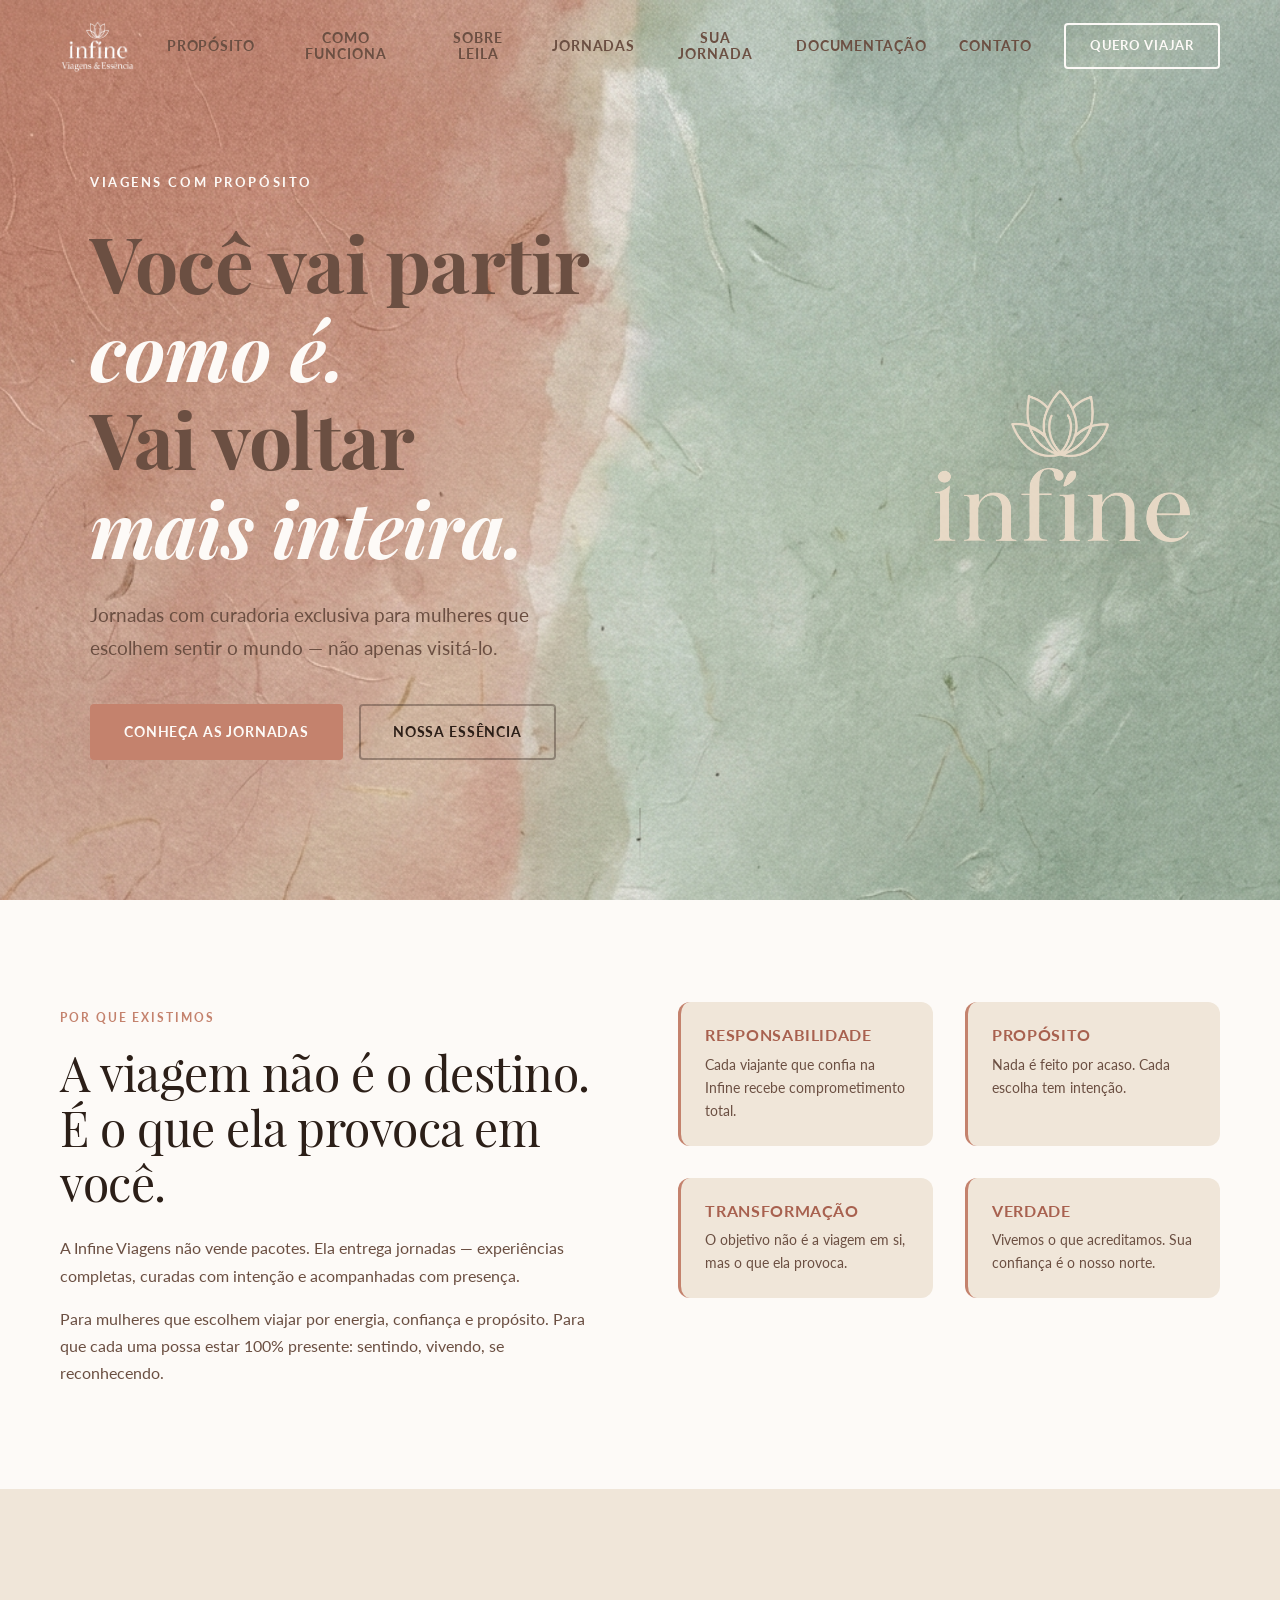
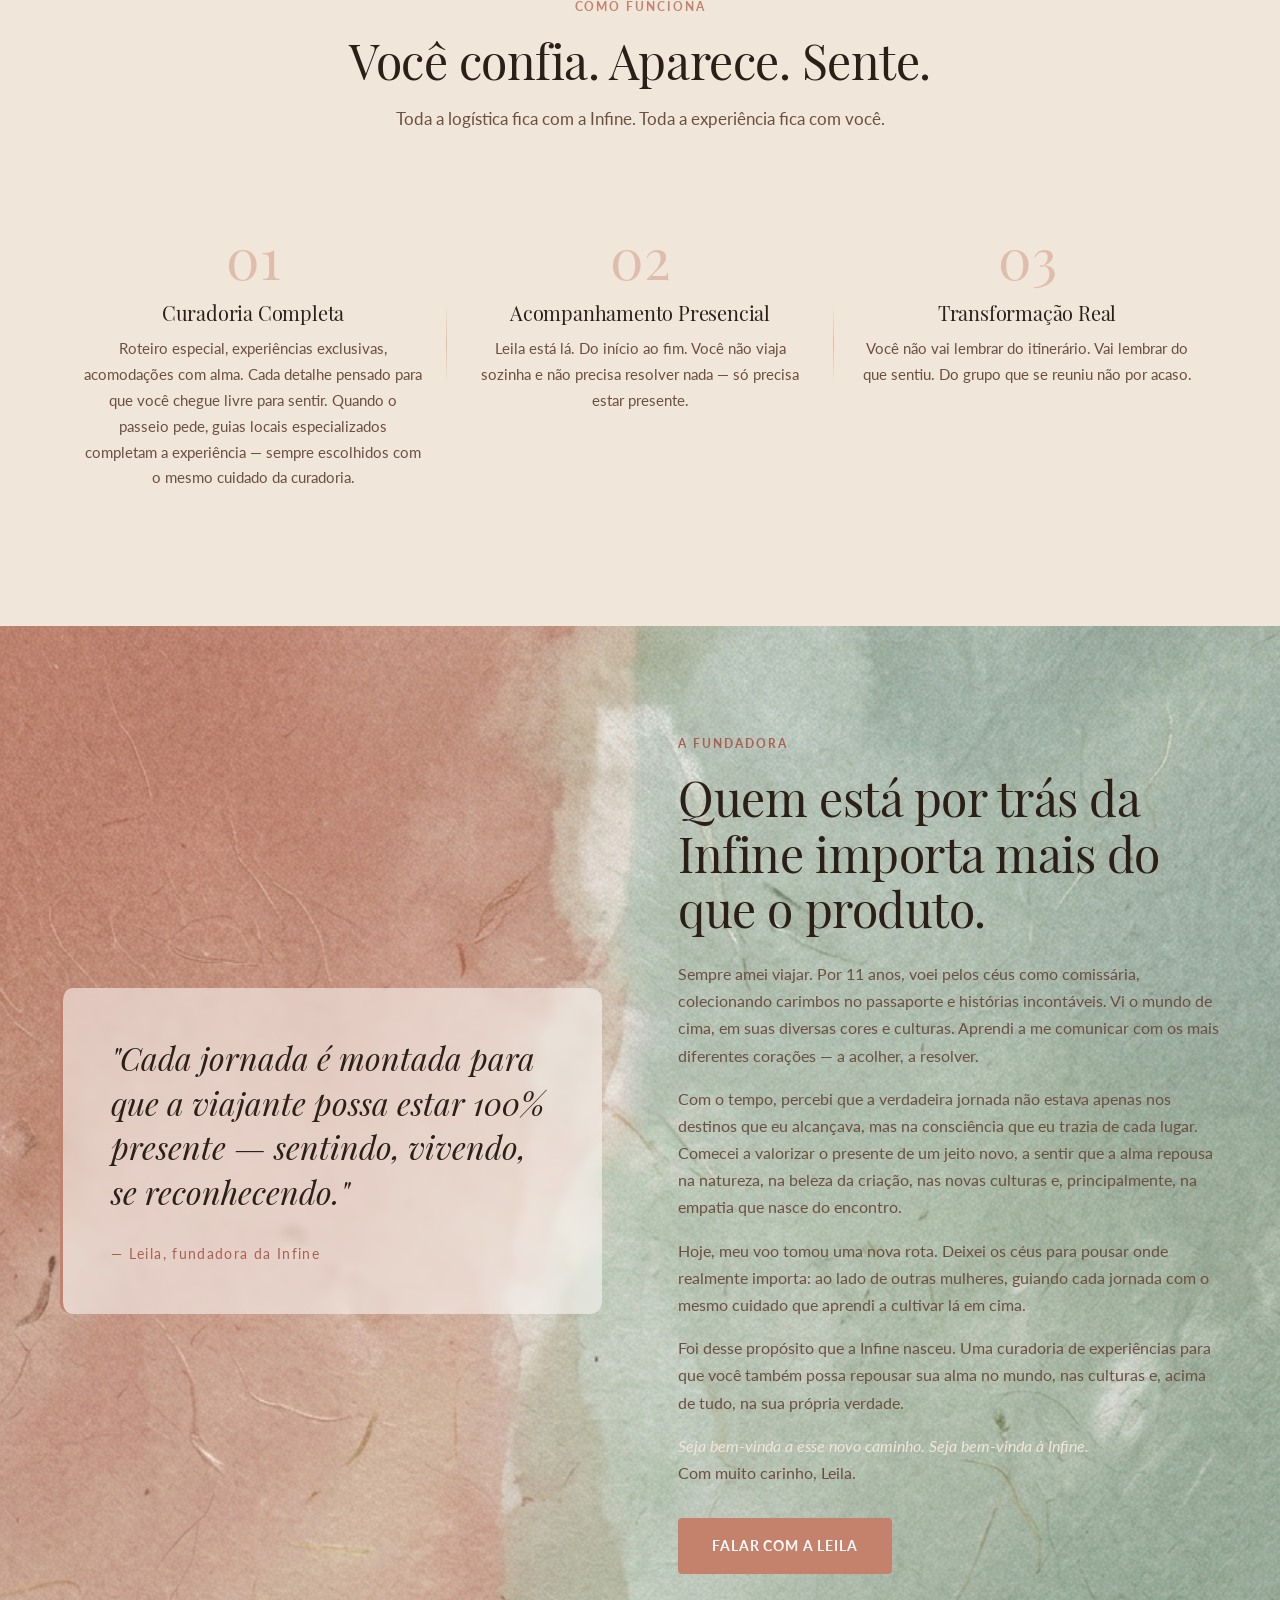
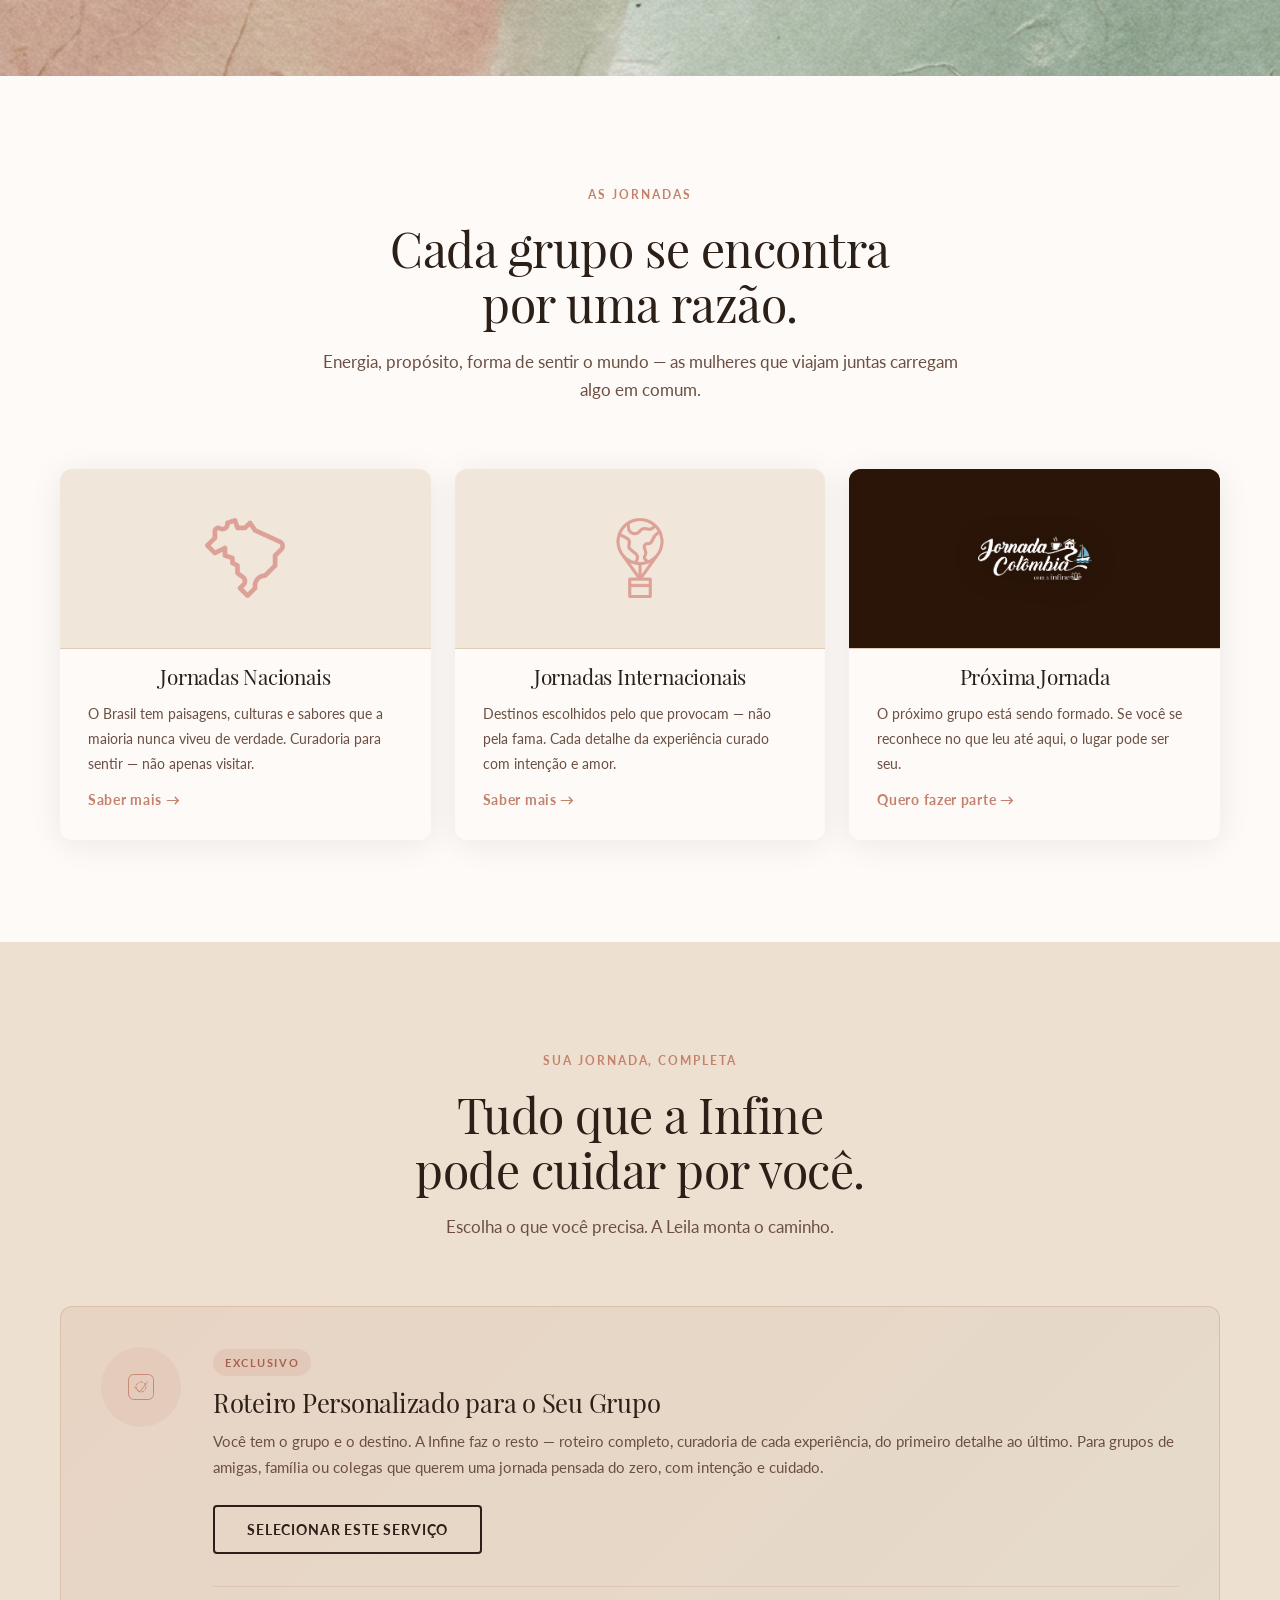
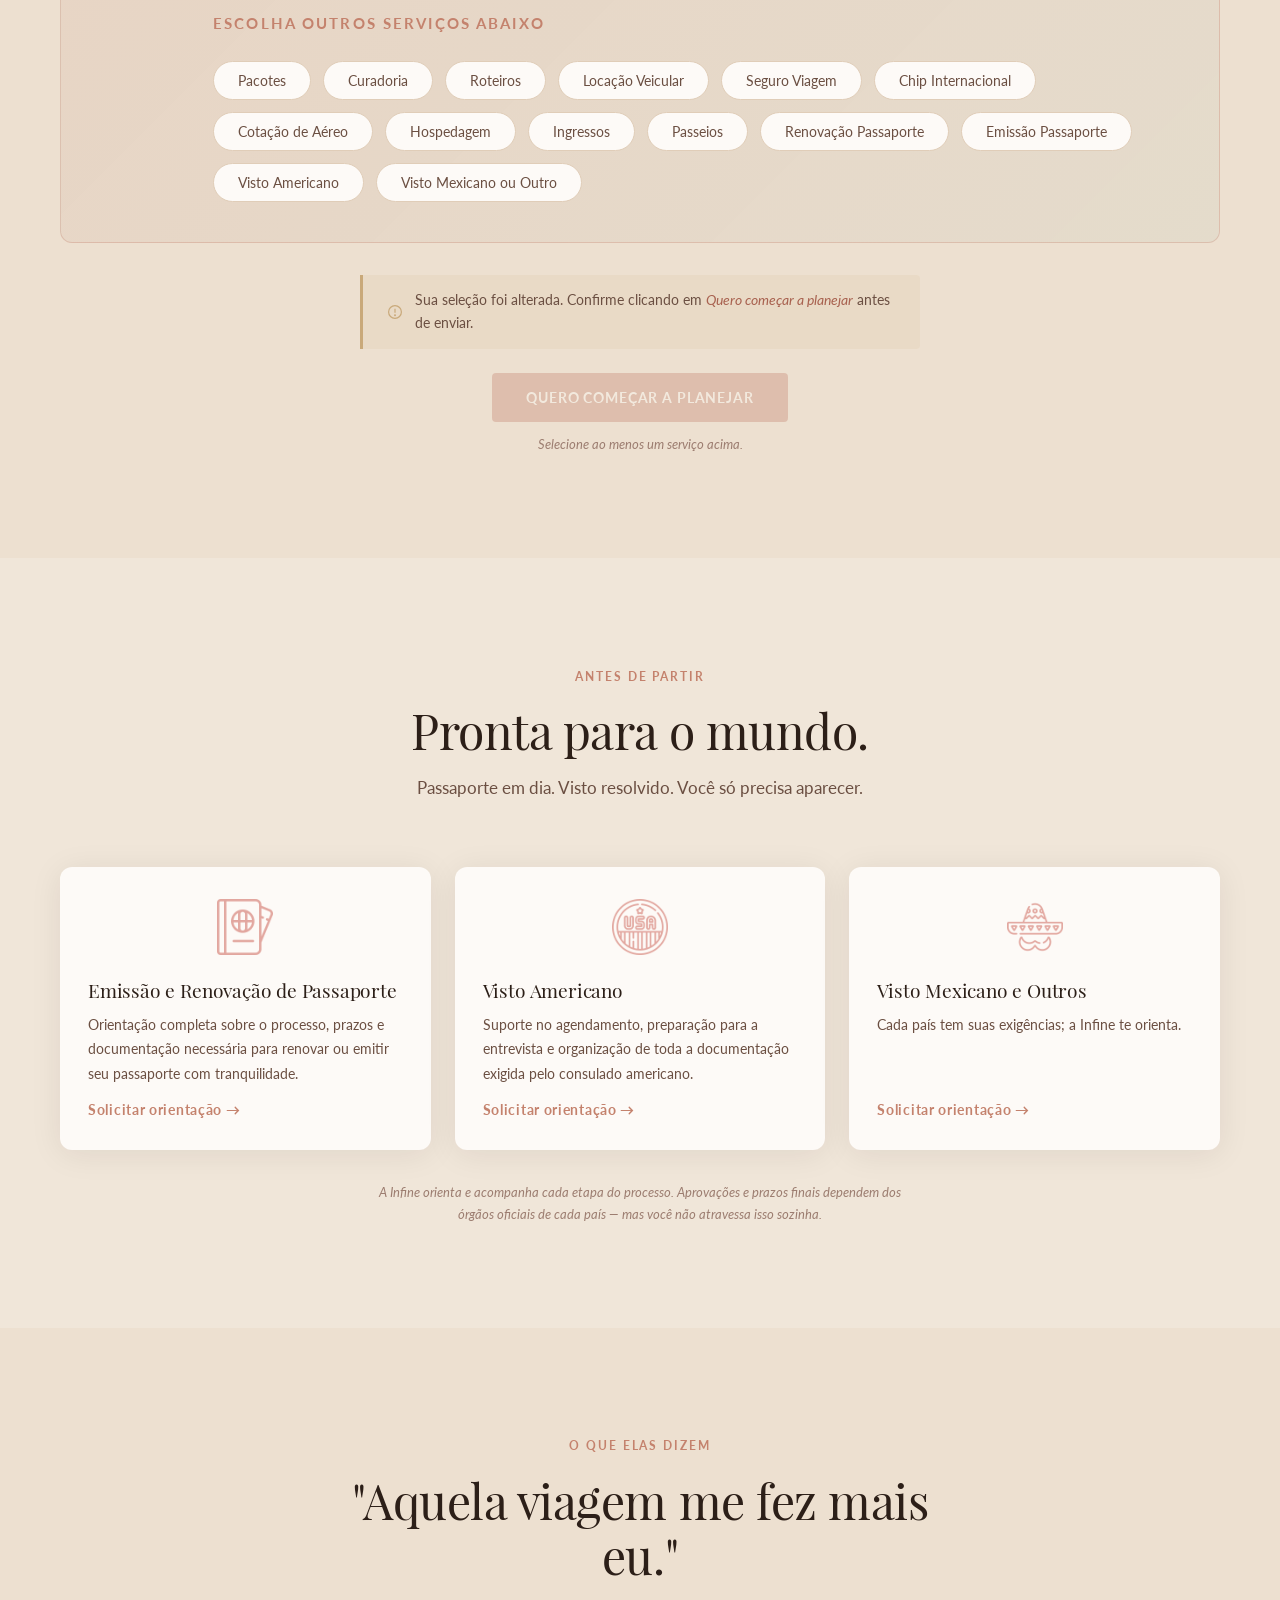
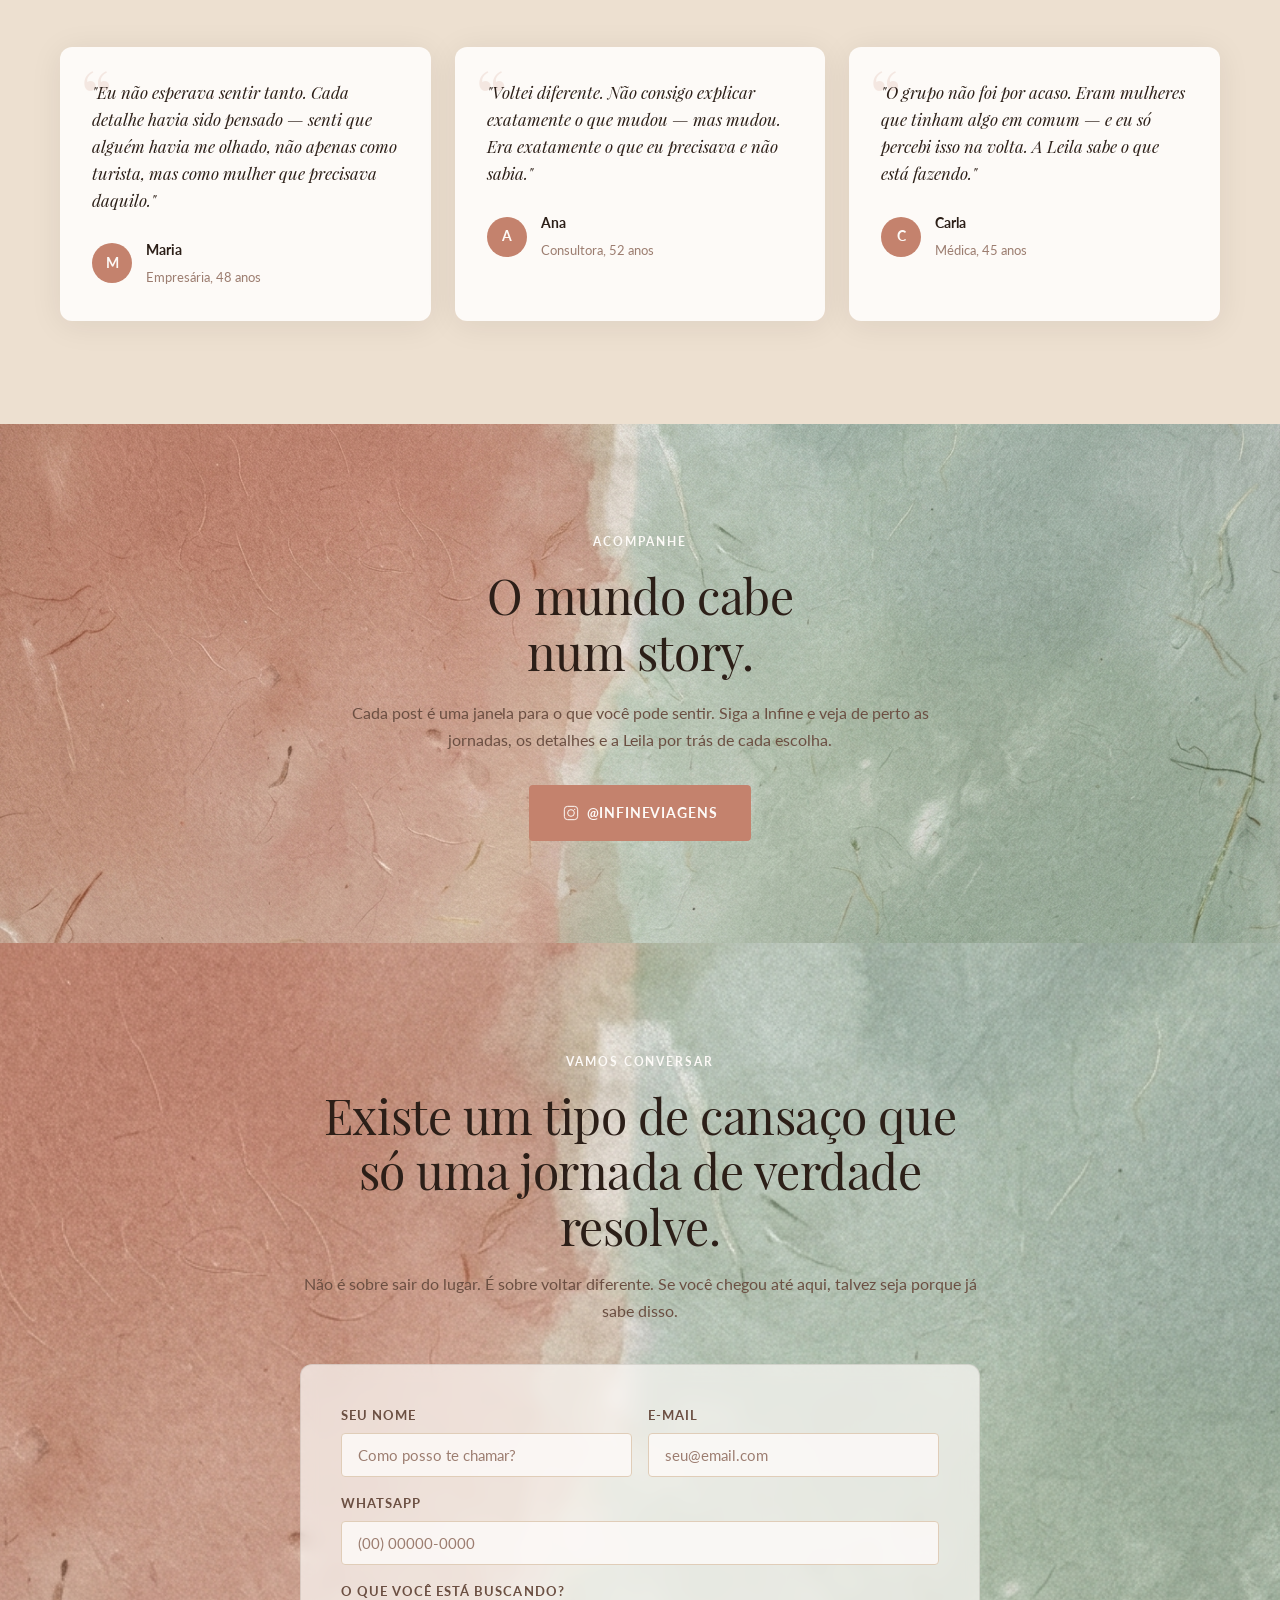
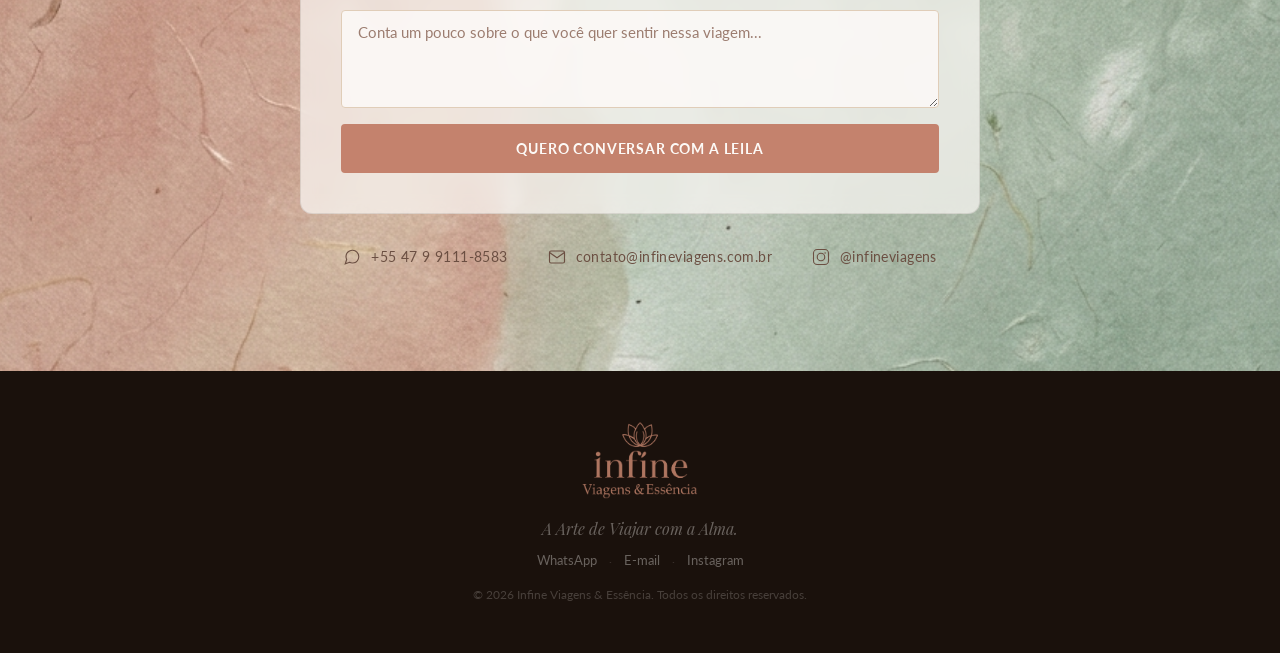
<file: index.html>
<!DOCTYPE html>
<html lang="pt-BR">
<head>
  <meta charset="UTF-8" />
  <meta name="viewport" content="width=device-width, initial-scale=1.0" />
  <meta name="description" content="Infine Viagens & Essência — Jornadas com curadoria exclusiva para mulheres. Você vai partir como é. Vai voltar mais inteira." />
  <title>Infine Viagens & Essência</title>

  <!-- Fonts -->
  <link rel="preconnect" href="https://fonts.googleapis.com" />
  <link rel="preconnect" href="https://fonts.gstatic.com" crossorigin />
  <link href="https://fonts.googleapis.com/css2?family=Lato:wght@300;400;700&display=swap" rel="stylesheet" />

  <link rel="stylesheet" href="css/styles.css" />

  <style>
    /* ── PRÓXIMA JORNADA — SLIDESHOW ─────────────────────── */
    .jornada-proxima .jornada-card__texture {
      position: relative;
      overflow: hidden;
      padding: 0;
      background: #1a0f08;
    }

    .jp-slide {
      position: absolute;
      inset: 0;
      width: 100%;
      height: 100%;
      object-fit: cover;
      object-position: center;
      opacity: 0;
      animation: jp-fade 20s infinite;
    }

    .jp-slide:nth-child(1) { animation-delay: 0s; }
    .jp-slide:nth-child(2) { animation-delay: 5s; }
    .jp-slide:nth-child(3) { animation-delay: 10s; }
    .jp-slide:nth-child(4) { animation-delay: 15s; }

    @keyframes jp-fade {
      0%   { opacity: 0; }
      5%   { opacity: 1; }
      23%  { opacity: 1; }
      28%  { opacity: 0; }
      100% { opacity: 0; }
    }

    .jp-overlay {
      position: absolute;
      inset: 0;
      background: rgba(58, 26, 8, 0.55);
      display: flex;
      align-items: center;
      justify-content: center;
      z-index: 2;
      pointer-events: none;
    }

    .jp-logo-link {
      pointer-events: auto;
      display: flex;
      align-items: center;
      justify-content: center;
    }

    .jp-logo {
      width: 72%;
      max-width: 158px;
      height: auto;
      display: block;
      filter: drop-shadow(0 2px 14px rgba(0, 0, 0, 0.45));
      transition: opacity 0.25s;
    }

    .jp-logo-link:hover .jp-logo { opacity: 0.85; }
  </style>
</head>
<body>

  <!-- ─── NAV ─────────────────────────────────────────────── -->
  <header class="nav" id="nav">
    <div class="nav__inner container">
      <a href="#inicio" class="nav__logo">
        <img src="assets/images/logo-toda-branca.png" alt="Infine Viagens & Essência" class="nav__logo--branca" />
        <img src="assets/images/logo.png" alt="Infine Viagens & Essência" class="nav__logo--escura" />
      </a>
      <nav class="nav__links" id="navLinks" aria-label="Menu principal">
        <a href="#proposito">Propósito</a>
        <a href="#como-funciona">Como Funciona</a>
        <a href="#sobre">Sobre Leila</a>
        <a href="#jornadas">Jornadas</a>
        <a href="#servicos">Sua Jornada</a>
        <a href="#documentacao">Documentação</a>
        <a href="#contato">Contato</a>
        <a href="#servicos" class="nav__mobile-cta btn btn--primary">Quero Viajar</a>
      </nav>
      <a href="#servicos" class="btn btn--outline nav__cta">Quero Viajar</a>
      <button class="nav__burger" id="navBurger" aria-label="Abrir menu" aria-expanded="false" aria-controls="navLinks">
        <span></span><span></span><span></span>
      </button>
    </div>
  </header>

  <!-- ─── HERO ─────────────────────────────────────────────── -->
  <section class="hero" id="inicio">
    <div class="hero__bg">
      <img src="assets/images/fundo-cartao.png" alt="" aria-hidden="true" class="hero__texture" />
    </div>
    <div class="hero__content container">
      <div class="hero__text">
        <p class="hero__eyebrow">Viagens com propósito</p>
        <h1 class="hero__title">
          Você vai partir<br />
          <em>como é.</em><br />
          Vai voltar<br />
          <em>mais inteira.</em>
        </h1>
        <p class="hero__sub">
          Jornadas com curadoria exclusiva para mulheres que escolhem sentir o mundo — não apenas visitá-lo.
        </p>
        <div class="hero__actions">
          <a href="#jornadas" class="btn btn--primary">Conheça as Jornadas</a>
          <a href="#proposito" class="btn btn--ghost">Nossa Essência</a>
        </div>
      </div>
      <div class="hero__logo-aside" aria-hidden="true">
        <img src="assets/images/logo-branca.png" alt="" />
      </div>
    </div>
    <div class="hero__scroll" aria-hidden="true">
      <span class="hero__scroll-line"></span>
    </div>
  </section>

  <!-- ─── PROPÓSITO ────────────────────────────────────────── -->
  <section class="proposito" id="proposito">
    <div class="container proposito__inner">
      <div class="proposito__text fade-in">
        <span class="label">Por que existimos</span>
        <h2>A viagem não é o destino.<br />É o que ela provoca em você.</h2>
        <p>
          A Infine Viagens não vende pacotes. Ela entrega jornadas — experiências completas, curadas com intenção e acompanhadas com presença.
        </p>
        <p>
          Para mulheres que escolhem viajar por energia, confiança e propósito. Para que cada uma possa estar 100% presente: sentindo, vivendo, se reconhecendo.
        </p>
      </div>
      <div class="proposito__valores fade-in">
        <div class="valor">
          <h3>Responsabilidade</h3>
          <p>Cada viajante que confia na Infine recebe comprometimento total.</p>
        </div>
        <div class="valor">
          <h3>Propósito</h3>
          <p>Nada é feito por acaso. Cada escolha tem intenção.</p>
        </div>
        <div class="valor">
          <h3>Transformação</h3>
          <p>O objetivo não é a viagem em si, mas o que ela provoca.</p>
        </div>
        <div class="valor">
          <h3>Verdade</h3>
          <p>Vivemos o que acreditamos. Sua confiança é o nosso norte.</p>
        </div>
      </div>
    </div>
  </section>

  <!-- ─── COMO FUNCIONA ────────────────────────────────────── -->
  <section class="como-funciona" id="como-funciona">
    <div class="container">
      <div class="section-header fade-in">
        <span class="label">Como funciona</span>
        <h2>Você confia. Aparece. Sente.</h2>
        <p class="section-sub">Toda a logística fica com a Infine. Toda a experiência fica com você.</p>
      </div>
      <div class="steps">
        <div class="step fade-in">
          <div class="step__number">01</div>
          <h3>Curadoria Completa</h3>
          <p>Roteiro especial, experiências exclusivas, acomodações com alma. Cada detalhe pensado para que você chegue livre para sentir. Quando o passeio pede, guias locais especializados completam a experiência — sempre escolhidos com o mesmo cuidado da curadoria.</p>
        </div>
        <div class="step__divider" aria-hidden="true"></div>
        <div class="step fade-in">
          <div class="step__number">02</div>
          <h3>Acompanhamento Presencial</h3>
          <p>Leila está lá. Do início ao fim. Você não viaja sozinha e não precisa resolver nada — só precisa estar presente.</p>
        </div>
        <div class="step__divider" aria-hidden="true"></div>
        <div class="step fade-in">
          <div class="step__number">03</div>
          <h3>Transformação Real</h3>
          <p>Você não vai lembrar do itinerário. Vai lembrar do que sentiu. Do grupo que se reuniu não por acaso.</p>
        </div>
      </div>
    </div>
  </section>

  <!-- ─── SOBRE LEILA ──────────────────────────────────────── -->
  <section class="sobre" id="sobre">
    <div class="sobre__texture" aria-hidden="true">
      <img src="assets/images/fundo-cartao.png" alt="" />
    </div>
    <div class="container sobre__inner fade-in">
      <div class="sobre__quote">
        <blockquote>
          "Cada jornada é montada para que a viajante possa estar 100% presente — sentindo, vivendo, se reconhecendo."
        </blockquote>
        <cite>— Leila, fundadora da Infine</cite>
      </div>
      <div class="sobre__text">
        <span class="label">A fundadora</span>
        <h2>Quem está por trás da Infine importa mais do que o produto.</h2>
        <p>
          Sempre amei viajar. Por 11 anos, voei pelos céus como comissária, colecionando carimbos no passaporte e histórias incontáveis. Vi o mundo de cima, em suas diversas cores e culturas. Aprendi a me comunicar com os mais diferentes corações — a acolher, a resolver.
        </p>
        <p>
          Com o tempo, percebi que a verdadeira jornada não estava apenas nos destinos que eu alcançava, mas na consciência que eu trazia de cada lugar. Comecei a valorizar o presente de um jeito novo, a sentir que a alma repousa na natureza, na beleza da criação, nas novas culturas e, principalmente, na empatia que nasce do encontro.
        </p>
        <p>
          Hoje, meu voo tomou uma nova rota. Deixei os céus para pousar onde realmente importa: ao lado de outras mulheres, guiando cada jornada com o mesmo cuidado que aprendi a cultivar lá em cima.
        </p>
        <p>
          Foi desse propósito que a Infine nasceu. Uma curadoria de experiências para que você também possa repousar sua alma no mundo, nas culturas e, acima de tudo, na sua própria verdade.
        </p>
        <p><span class="sobre__farewell">Seja bem-vinda a esse novo caminho. Seja bem-vinda à Infine.</span><br />
        Com muito carinho, Leila.</p>
        <a href="#servicos" class="btn btn--primary">Falar com a Leila</a>
      </div>
    </div>
  </section>

  <!-- ─── JORNADAS ─────────────────────────────────────────── -->
  <section class="jornadas" id="jornadas">
    <div class="container">
      <div class="section-header fade-in">
        <span class="label">As Jornadas</span>
        <h2>Cada grupo se encontra<br>por uma razão.</h2>
        <p class="section-sub">
          Energia, propósito, forma de sentir o mundo — as mulheres que viajam juntas carregam algo em comum.
        </p>
      </div>
      <div class="jornadas__grid">
        <div class="jornada-card fade-in">
          <div class="jornada-card__texture">
            <img src="assets/images/brazil.png" alt="" aria-hidden="true" class="jornada-icon jornada-icon--img" />
          </div>
          <div class="jornada-card__body">
            <h3>Jornadas Nacionais</h3>
            <p>O Brasil tem paisagens, culturas e sabores que a maioria nunca viveu de verdade. Curadoria para sentir — não apenas visitar.</p>
            <a href="#servicos" class="link-arrow">Saber mais &rarr;</a>
          </div>
        </div>
        <div class="jornada-card fade-in">
          <div class="jornada-card__texture">
            <img src="assets/images/hot-air-balloon.png" alt="" aria-hidden="true" class="jornada-icon jornada-icon--img" />
          </div>
          <div class="jornada-card__body">
            <h3>Jornadas Internacionais</h3>
            <p>Destinos escolhidos pelo que provocam — não pela fama. Cada detalhe da experiência curado com intenção e amor.</p>
            <a href="#servicos" class="link-arrow">Saber mais &rarr;</a>
          </div>
        </div>
        <div class="jornada-card jornada-proxima fade-in">
          <div class="jornada-card__texture">
            <img class="jp-slide" src="imagens-colombia/eixo-cafeeiro/cafe02.jpeg" alt="" aria-hidden="true" />
            <img class="jp-slide" src="imagens-colombia/eixo-cafeeiro/cafe42.jpeg" alt="" aria-hidden="true" />
            <img class="jp-slide" src="imagens-colombia/eixo-ssanadres/sa-01.jpeg" alt="" aria-hidden="true" />
            <img class="jp-slide" src="imagens-colombia/eixo-ssanadres/sa-02.jpeg" alt="" aria-hidden="true" />
            <div class="jp-overlay">
              <a class="jp-logo-link" href="output/landing/2027-08-colombia.html" aria-label="Ver Jornada Colômbia 2027">
                <img class="jp-logo" src="imagens-colombia/JC-Branco.png" alt="Jornada Colômbia" />
              </a>
            </div>
          </div>
          <div class="jornada-card__body">
            <h3>Próxima Jornada</h3>
            <p>O próximo grupo está sendo formado. Se você se reconhece no que leu até aqui, o lugar pode ser seu.</p>
            <a href="output/landing/2027-08-colombia.html" class="link-arrow">Quero fazer parte &rarr;</a>
          </div>
        </div>
      </div>
    </div>
  </section>

  <!-- ─── SUA JORNADA, COMPLETA ──────────────────────────── -->
  <section class="servicos" id="servicos">
    <div class="container">
      <div class="section-header fade-in">
        <span class="label">Sua Jornada, Completa</span>
        <h2>Tudo que a Infine<br>pode cuidar por você.</h2>
        <p class="section-sub">Escolha o que você precisa. A Leila monta o caminho.</p>
      </div>

      <!-- Card destaque: Roteiro Personalizado + todos os serviços -->
      <div class="servicos__destaque fade-in" id="servicoDestaque">
        <div class="servicos__destaque-icon" aria-hidden="true">
          <svg viewBox="0 0 64 64" fill="none" stroke="currentColor" stroke-width="1.4" stroke-linecap="round" stroke-linejoin="round">
            <path d="M12 20 C12 16,16 12,20 12 L44 12 C48 12,52 16,52 20 L52 44 C52 48,48 52,44 52 L20 52 C16 52,12 48,12 44 Z"/>
            <path d="M22 32 L30 40 L42 24"/>
            <circle cx="32" cy="32" r="8" stroke-dasharray="4 3"/>
          </svg>
        </div>
        <div class="servicos__destaque-body">
          <span class="servicos__destaque-tag">Exclusivo</span>
          <h3>Roteiro Personalizado para o Seu Grupo</h3>
          <p>Você tem o grupo e o destino. A Infine faz o resto — roteiro completo, curadoria de cada experiência, do primeiro detalhe ao último. Para grupos de amigas, família ou colegas que querem uma jornada pensada do zero, com intenção e cuidado.</p>
          <button class="btn btn--outline servicos__destaque-btn" data-servico="Roteiro Personalizado para o Meu Grupo">
            Selecionar este serviço
          </button>

          <p class="servicos__outros-label">Escolha outros serviços abaixo</p>

          <!-- Grid de chips dentro do card -->
          <div class="servicos__grid" id="servicosGrid">
            <button class="servico-chip" data-servico="Pacotes">Pacotes</button>
            <button class="servico-chip" data-servico="Curadoria">Curadoria</button>
            <button class="servico-chip" data-servico="Roteiros">Roteiros</button>
            <button class="servico-chip" data-servico="Locação Veicular">Locação Veicular</button>
            <button class="servico-chip" data-servico="Seguro Viagem">Seguro Viagem</button>
            <button class="servico-chip" data-servico="Chip Internacional">Chip Internacional</button>
            <button class="servico-chip" data-servico="Cotação de Aéreo">Cotação de Aéreo</button>
            <button class="servico-chip" data-servico="Hospedagem">Hospedagem</button>
            <button class="servico-chip" data-servico="Ingressos">Ingressos</button>
            <button class="servico-chip" data-servico="Passeios">Passeios</button>
            <button class="servico-chip" data-servico="Renovação de Passaporte">Renovação Passaporte</button>
            <button class="servico-chip" data-servico="Emissão de Passaporte">Emissão Passaporte</button>
            <button class="servico-chip" data-servico="Visto Americano">Visto Americano</button>
            <button class="servico-chip" data-servico="Visto Mexicano ou Outro">Visto Mexicano ou Outro</button>
          </div>
        </div>
      </div>

      <!-- Aviso de seleção alterada -->
      <div class="servicos__aviso" id="servicosAviso" hidden>
        <svg viewBox="0 0 20 20" fill="none" stroke="currentColor" stroke-width="1.5" aria-hidden="true">
          <circle cx="10" cy="10" r="8"/>
          <line x1="10" y1="6" x2="10" y2="11"/>
          <circle cx="10" cy="14" r=".5" fill="currentColor"/>
        </svg>
        <span>Sua seleção foi alterada. Confirme clicando em <em>Quero começar a planejar</em> antes de enviar.</span>
      </div>

      <!-- Botão de ação -->
      <div class="servicos__action fade-in">
        <button class="btn btn--primary servicos__cta" id="servicosCta" disabled>
          Quero começar a planejar
        </button>
        <p class="servicos__hint" id="servicosHint">Selecione ao menos um serviço acima.</p>
      </div>
    </div>
  </section>

  <!-- ─── DOCUMENTAÇÃO ────────────────────────────────────── -->
  <section class="documentacao" id="documentacao">
    <div class="container">
      <div class="section-header fade-in">
        <span class="label">Antes de partir</span>
        <h2>Pronta para o mundo.</h2>
        <p class="section-sub">
          Passaporte em dia. Visto resolvido. Você só precisa aparecer.
        </p>
      </div>
      <div class="doc__grid">
        <div class="doc-card fade-in">
          <div class="doc-card__icon">
            <img src="assets/images/passport.png" alt="" aria-hidden="true" class="doc-icon doc-icon--img" />
          </div>
          <div class="doc-card__body">
            <h3>Emissão e Renovação de Passaporte</h3>
            <p>Orientação completa sobre o processo, prazos e documentação necessária para renovar ou emitir seu passaporte com tranquilidade.</p>
            <a href="#servicos" class="link-arrow">Solicitar orientação &rarr;</a>
          </div>
        </div>
        <div class="doc-card fade-in">
          <div class="doc-card__icon">
            <img src="assets/images/visto-usa.png" alt="" aria-hidden="true" class="doc-icon doc-icon--img" />
          </div>
          <div class="doc-card__body">
            <h3>Visto Americano</h3>
            <p>Suporte no agendamento, preparação para a entrevista e organização de toda a documentação exigida pelo consulado americano.</p>
            <a href="#servicos" class="link-arrow">Solicitar orientação &rarr;</a>
          </div>
        </div>
        <div class="doc-card fade-in">
          <div class="doc-card__icon">
            <img src="assets/images/visto-mexico.png" alt="" aria-hidden="true" class="doc-icon doc-icon--img" />
          </div>
          <div class="doc-card__body">
            <h3>Visto Mexicano e Outros</h3>
            <p>Cada país tem suas exigências; a Infine te orienta.</p>
            <a href="#servicos" class="link-arrow">Solicitar orientação &rarr;</a>
          </div>
        </div>
      </div>
      <p class="doc__nota fade-in">
        A Infine orienta e acompanha cada etapa do processo. Aprovações e prazos finais dependem dos órgãos oficiais de cada país — mas você não atravessa isso sozinha.
      </p>
    </div>
  </section>

  <!-- ─── DEPOIMENTOS ──────────────────────────────────────── -->
  <section class="depoimentos" id="depoimentos">
    <div class="container">
      <div class="section-header fade-in">
        <span class="label">O que elas dizem</span>
        <h2>"Aquela viagem me fez mais eu."</h2>
      </div>
      <div class="depoimentos__track">
        <div class="depoimento fade-in">
          <p class="depoimento__texto">"Eu não esperava sentir tanto. Cada detalhe havia sido pensado — senti que alguém havia me olhado, não apenas como turista, mas como mulher que precisava daquilo."</p>
          <div class="depoimento__autora">
            <div class="depoimento__avatar">M</div>
            <div>
              <strong>Maria</strong>
              <span>Empresária, 48 anos</span>
            </div>
          </div>
        </div>
        <div class="depoimento fade-in">
          <p class="depoimento__texto">"Voltei diferente. Não consigo explicar exatamente o que mudou — mas mudou. Era exatamente o que eu precisava e não sabia."</p>
          <div class="depoimento__autora">
            <div class="depoimento__avatar">A</div>
            <div>
              <strong>Ana</strong>
              <span>Consultora, 52 anos</span>
            </div>
          </div>
        </div>
        <div class="depoimento fade-in">
          <p class="depoimento__texto">"O grupo não foi por acaso. Eram mulheres que tinham algo em comum — e eu só percebi isso na volta. A Leila sabe o que está fazendo."</p>
          <div class="depoimento__autora">
            <div class="depoimento__avatar">C</div>
            <div>
              <strong>Carla</strong>
              <span>Médica, 45 anos</span>
            </div>
          </div>
        </div>
      </div>
    </div>
  </section>

  <!-- ─── INSTAGRAM ────────────────────────────────────────── -->
  <section class="instagram" id="instagram">
    <div class="instagram__bg" aria-hidden="true">
      <img src="assets/images/fundo-cartao.png" alt="" />
    </div>
    <div class="container instagram__centered fade-in">
      <span class="label">Acompanhe</span>
      <h2>O mundo cabe<br />num story.</h2>
      <p>Cada post é uma janela para o que você pode sentir. Siga a Infine e veja de perto as jornadas, os detalhes e a Leila por trás de cada escolha.</p>
      <a href="https://instagram.com/infineviagens" target="_blank" rel="noopener" class="btn btn--primary">
        <svg viewBox="0 0 24 24" fill="none" stroke="currentColor" stroke-width="1.5" aria-hidden="true" style="width:16px;height:16px">
          <rect x="2" y="2" width="20" height="20" rx="5"/>
          <circle cx="12" cy="12" r="5"/>
          <circle cx="17.5" cy="6.5" r="1" fill="currentColor" stroke="none"/>
        </svg>
        @infineviagens
      </a>
    </div>
  </section>

  <!-- ─── CONTATO ──────────────────────────────────────────── -->
  <section class="contato" id="contato">
    <div class="contato__bg" aria-hidden="true">
      <img src="assets/images/fundo-cartao.png" alt="" />
    </div>
    <div class="container contato__inner fade-in">
      <span class="label">Vamos conversar</span>
      <h2>Existe um tipo de cansaço que só uma jornada de verdade resolve.</h2>
      <p>Não é sobre sair do lugar. É sobre voltar diferente. Se você chegou até aqui, talvez seja porque já sabe disso.</p>

      <!--
        FORMULÁRIO — FORMSPREE
        1. Crie conta gratuita em formspree.io
        2. Crie um novo form e copie o ID gerado
        3. Substitua SEU_ID_FORMSPREE abaixo pelo ID real
        Exemplo: action="https://formspree.io/f/xpwzgkja"
      -->
      <form
        class="contato__form"
        id="contatoForm"
        action="https://formspree.io/f/SEU_ID_FORMSPREE"
        method="POST"
        novalidate
      >
        <!-- Redirecionar para a própria página após envio -->
        <input type="hidden" name="_next" value="#contato" />
        <input type="hidden" name="_subject" value="Nova mensagem — Infine Viagens" />

        <div class="form-row">
          <div class="form-group">
            <label for="nome">Seu nome</label>
            <input type="text" id="nome" name="nome" placeholder="Como posso te chamar?" required />
          </div>
          <div class="form-group">
            <label for="email">E-mail</label>
            <input type="email" id="email" name="email" placeholder="seu@email.com" required />
          </div>
        </div>
        <div class="form-group">
          <label for="whatsapp">WhatsApp</label>
          <input type="tel" id="whatsapp" name="whatsapp" placeholder="(00) 00000-0000" />
        </div>
        <div class="form-group">
          <label for="mensagem">O que você está buscando?</label>
          <textarea id="mensagem" name="mensagem" rows="4" placeholder="Conta um pouco sobre o que você quer sentir nessa viagem..."></textarea>
        </div>
        <button type="submit" class="btn btn--primary btn--full" id="formSubmitBtn">Quero conversar com a Leila</button>
      </form>

      <div class="contato__canais">
        <a href="https://wa.me/5547991118583" target="_blank" rel="noopener" class="canal-link">
          <svg viewBox="0 0 24 24" fill="none" stroke="currentColor" stroke-width="1.5" aria-hidden="true">
            <path d="M21 11.5a8.38 8.38 0 0 1-.9 3.8 8.5 8.5 0 0 1-7.6 4.7 8.38 8.38 0 0 1-3.8-.9L3 21l1.9-5.7a8.38 8.38 0 0 1-.9-3.8 8.5 8.5 0 0 1 4.7-7.6 8.38 8.38 0 0 1 3.8-.9h.5a8.48 8.48 0 0 1 8 8v.5z"/>
          </svg>
          +55 47 9 9111-8583
        </a>
        <a href="mailto:contato@infineviagens.com.br" class="canal-link">
          <svg viewBox="0 0 24 24" fill="none" stroke="currentColor" stroke-width="1.5" aria-hidden="true">
            <path d="M4 4h16c1.1 0 2 .9 2 2v12c0 1.1-.9 2-2 2H4c-1.1 0-2-.9-2-2V6c0-1.1.9-2 2-2z"/>
            <polyline points="22,6 12,13 2,6"/>
          </svg>
          contato@infineviagens.com.br
        </a>
        <a href="https://instagram.com/infineviagens" target="_blank" rel="noopener" class="canal-link">
          <svg viewBox="0 0 24 24" fill="none" stroke="currentColor" stroke-width="1.5" aria-hidden="true">
            <rect x="2" y="2" width="20" height="20" rx="5"/>
            <circle cx="12" cy="12" r="5"/>
            <circle cx="17.5" cy="6.5" r="1" fill="currentColor" stroke="none"/>
          </svg>
          @infineviagens
        </a>
      </div>
    </div>
  </section>

  <!-- ─── FOOTER ───────────────────────────────────────────── -->
  <footer class="footer">
    <div class="container footer__inner">
      <div class="footer__logo">
        <img src="assets/images/logo.png" alt="Infine Viagens & Essência" />
      </div>
      <p class="footer__tagline">A Arte de Viajar com a Alma.</p>
      <div class="footer__links">
        <a href="https://wa.me/5547991118583" target="_blank" rel="noopener">WhatsApp</a>
        <span aria-hidden="true">·</span>
        <a href="mailto:contato@infineviagens.com.br">E-mail</a>
        <span aria-hidden="true">·</span>
        <a href="https://instagram.com/infineviagens" target="_blank" rel="noopener">Instagram</a>
      </div>
      <p class="footer__copy">&copy; 2026 Infine Viagens & Essência. Todos os direitos reservados.</p>
    </div>
  </footer>

  <script src="js/main.js"></script>

  <script>
    /* Pré-preenche o formulário ao chegar via ?interesse=colombia */
    (function () {
      var params = new URLSearchParams(window.location.search);
      if (params.get('interesse') !== 'colombia') return;
      var textarea = document.getElementById('mensagem');
      if (textarea && !textarea.value) {
        textarea.value = 'Olá, Leila! Vi a Jornada Colômbia 2027 e fiquei curiosa. Gostaria de saber mais sobre a experiência, o que está incluso, os valores e se ainda há vagas disponíveis. Pode me contar mais?';
      }
    })();
  </script>
</body>
</html>
</file>
<file: css/styles.css>
/* ─── FONTS ──────────────────────────────────────────────── */
@font-face {
  font-family: 'Playfair Display';
  src: url('../assets/fonts/PlayfairDisplay-Regular.ttf') format('truetype');
  font-weight: 400;
  font-style: normal;
  font-display: swap;
}
@font-face {
  font-family: 'Playfair Display';
  src: url('../assets/fonts/PlayfairDisplay-Italic.ttf') format('truetype');
  font-weight: 400;
  font-style: italic;
  font-display: swap;
}
@font-face {
  font-family: 'Playfair Display';
  src: url('../assets/fonts/PlayfairDisplay-Bold.ttf') format('truetype');
  font-weight: 700;
  font-style: normal;
  font-display: swap;
}
@font-face {
  font-family: 'Playfair Display';
  src: url('../assets/fonts/PlayfairDisplay-BoldItalic.ttf') format('truetype');
  font-weight: 700;
  font-style: italic;
  font-display: swap;
}
@font-face {
  font-family: 'Playfair Display';
  src: url('../assets/fonts/PlayfairDisplay-Black.ttf') format('truetype');
  font-weight: 900;
  font-style: normal;
  font-display: swap;
}
@font-face {
  font-family: 'Playfair Display';
  src: url('../assets/fonts/PlayfairDisplay-BlackItalic.ttf') format('truetype');
  font-weight: 900;
  font-style: italic;
  font-display: swap;
}

/* ─── TOKENS ────────────────────────────────────────────── */
:root {
  --terracota:      #C4826D;
  --terracota-deep: #A8614F;
  --terracota-light:#E8B89F;
  --sage:           #9DB5A8;
  --sage-deep:      #7A9B8C;
  --areia:          #F0E6D9;
  --areia-deep:     #E0CDB8;
  --nude:           #EDE0D0;
  --gold:           #C9A97A;
  --text-dark:      #2C1F18;
  --text-mid:       #6B4F42;
  --text-light:     #9C7D70;
  --white:          #FDFAF7;

  --font-serif:  'Playfair Display', Georgia, serif;
  --font-sans:   'Lato', system-ui, sans-serif;

  --radius:   4px;
  --radius-lg:12px;
  --shadow:   0 4px 32px rgba(44,31,24,.08);
  --shadow-lg:0 12px 48px rgba(44,31,24,.14);

  --transition: 0.35s cubic-bezier(.4,0,.2,1);
  --container: 1160px;
  --gap:        clamp(1.5rem, 4vw, 3rem);
}

/* ─── RESET ──────────────────────────────────────────────── */
*, *::before, *::after { box-sizing: border-box; margin: 0; padding: 0; }

html {
  scroll-behavior: smooth;
  font-size: 16px;
}

body {
  font-family: var(--font-sans);
  background: var(--white);
  color: var(--text-dark);
  line-height: 1.7;
  -webkit-font-smoothing: antialiased;
}

img { display: block; max-width: 100%; }
a  { color: inherit; text-decoration: none; }
ul { list-style: none; }

/* ─── UTILITIES ──────────────────────────────────────────── */
.container {
  width: min(var(--container), 100% - 3rem);
  margin-inline: auto;
}

.label {
  display: inline-block;
  font-family: var(--font-sans);
  font-size: .75rem;
  font-weight: 700;
  letter-spacing: .16em;
  text-transform: uppercase;
  color: var(--terracota);
  margin-bottom: 1rem;
}
.label--light { color: var(--terracota-light); }

.section-header {
  text-align: center;
  max-width: 640px;
  margin: 0 auto 4rem;
}
.section-sub {
  margin-top: 1rem;
  color: var(--text-mid);
  font-size: 1.05rem;
}

h1,h2,h3 {
  font-family: var(--font-serif);
  font-weight: 400;
  line-height: 1.15;
  letter-spacing: -.01em;
}

h1 { font-size: clamp(2.6rem, 6vw, 5rem); }
h2 { font-size: clamp(1.9rem, 4vw, 3rem); }
h3 { font-size: clamp(1.2rem, 2vw, 1.6rem); }

em { font-style: italic; color: var(--terracota); }

p { color: var(--text-mid); }
p + p { margin-top: 1rem; }

/* ─── BUTTONS ─────────────────────────────────────────────── */
.btn {
  display: inline-flex;
  align-items: center;
  justify-content: center;
  gap: .5rem;
  font-family: var(--font-sans);
  font-size: .875rem;
  font-weight: 700;
  letter-spacing: .06em;
  text-transform: uppercase;
  padding: .875rem 2rem;
  border-radius: var(--radius);
  border: 2px solid transparent;
  cursor: pointer;
  transition: background var(--transition), color var(--transition), border-color var(--transition), transform var(--transition);
}
.btn:hover { transform: translateY(-2px); }
.btn:active { transform: translateY(0); }

.btn--primary {
  background: var(--terracota);
  color: var(--white);
  border-color: var(--terracota);
}
.btn--primary:hover {
  background: var(--terracota-deep);
  border-color: var(--terracota-deep);
}

.btn--outline {
  background: transparent;
  color: var(--text-dark);
  border-color: var(--text-dark);
}
.btn--outline:hover {
  background: var(--text-dark);
  color: var(--white);
}

.btn--ghost {
  background: transparent;
  color: var(--text-dark);
  border-color: rgba(44,31,24,.35);
}
.btn--ghost:hover {
  background: rgba(44,31,24,.07);
  border-color: var(--text-dark);
}

.btn--full { width: 100%; }

.link-arrow {
  font-size: .875rem;
  font-weight: 700;
  letter-spacing: .05em;
  color: var(--terracota);
  transition: gap var(--transition), color var(--transition);
}
.link-arrow:hover { color: var(--terracota-deep); }

/* ─── FADE-IN ANIMATION ──────────────────────────────────── */
.fade-in {
  opacity: 0;
  transform: translateY(24px);
  transition: opacity .7s ease, transform .7s ease;
}
.fade-in.visible {
  opacity: 1;
  transform: none;
}

/* ─── NAV ────────────────────────────────────────────────── */
.nav {
  position: fixed;
  top: 0; left: 0; right: 0;
  z-index: 100;
  padding: 1.25rem 0;
  transition: background var(--transition), box-shadow var(--transition), padding var(--transition);
}
.nav.scrolled {
  background: var(--white);
  box-shadow: 0 2px 20px rgba(44,31,24,.08);
  padding: .75rem 0;
}

.nav__inner {
  display: flex;
  align-items: center;
  gap: 2rem;
}

.nav__logo img {
  height: 52px;
  width: auto;
  transition: height var(--transition), opacity var(--transition);
}

/* Topo: branca visível, escura oculta */
.nav__logo--branca { display: block; }
.nav__logo--escura { display: none; }

/* Scrolled: escura visível, branca oculta */
.nav.scrolled .nav__logo--branca { display: none; }
.nav.scrolled .nav__logo--escura { display: block; }

.nav.scrolled .nav__logo img { height: 40px; }

.nav__links {
  display: flex;
  align-items: center;
  gap: 2rem;
  margin-left: auto;
}
.nav__links a {
  font-size: .85rem;
  font-weight: 700;
  letter-spacing: .07em;
  text-transform: uppercase;
  color: var(--text-mid);
  text-align: center;
  line-height: 1.2;
  transition: color var(--transition);
}
.nav__links a:hover { color: var(--text-dark); }

.nav__mobile-cta { display: none; }

.nav__cta {
  font-size: .8rem;
  padding: .625rem 1.5rem;
  border-color: var(--white);
  color: var(--white);
  white-space: nowrap;
  text-align: center;
}
.nav__cta:hover {
  background: var(--white);
  border-color: var(--white);
  color: var(--terracota);
}

/* Scrolled: volta para terracota */
.nav.scrolled .nav__cta {
  border-color: var(--terracota);
  color: var(--terracota);
}
.nav.scrolled .nav__cta:hover {
  background: var(--terracota);
  border-color: var(--terracota);
  color: var(--white);
}

.nav__burger {
  display: none;
  flex-direction: column;
  gap: 5px;
  background: none;
  border: none;
  cursor: pointer;
  padding: .25rem;
  margin-left: auto;
}
.nav__burger span {
  display: block;
  width: 24px;
  height: 2px;
  background: var(--text-dark);
  transition: transform var(--transition), opacity var(--transition);
}
.nav__burger.open span:nth-child(1) { transform: translateY(7px) rotate(45deg); }
.nav__burger.open span:nth-child(2) { opacity: 0; }
.nav__burger.open span:nth-child(3) { transform: translateY(-7px) rotate(-45deg); }

/* ─── HERO ───────────────────────────────────────────────── */
.hero {
  position: relative;
  min-height: 100dvh;
  display: flex;
  align-items: center;
  overflow: hidden;
  background: var(--areia);
}

.hero__bg {
  position: absolute;
  inset: 0;
  z-index: 0;
}
.hero__texture {
  width: 100%;
  height: 100%;
  object-fit: cover;
  opacity: 1;
}

.hero__content {
  position: relative;
  z-index: 1;
  padding-block: 8rem 6rem;
  max-width: 1100px;
  display: flex;
  align-items: center;
  gap: clamp(3rem, 6vw, 6rem);
}

.hero__text {
  flex: 1 1 0;
  min-width: 0;
}

.hero__logo-aside {
  flex: 0 0 auto;
  display: flex;
  align-items: center;
  justify-content: center;
}
.hero__logo-aside img {
  width: clamp(180px, 20vw, 280px);
  opacity: .92;
  filter: drop-shadow(0 4px 24px rgba(44,31,24,.18));
}

.hero__eyebrow {
  font-family: var(--font-sans);
  font-size: .8rem;
  font-weight: 700;
  letter-spacing: .2em;
  text-transform: uppercase;
  color: var(--white);
  margin-bottom: 1.5rem;
}

.hero__title {
  font-weight: 700;
  color: var(--text-mid);
  margin-bottom: 1.75rem;
}

/* "como é." e "mais inteira." — as <em> do hero ficam brancas */
.hero__title em {
  color: var(--white);
  font-style: italic;
}

.hero__sub {
  color: var(--text-mid);
  font-size: clamp(1rem, 2vw, 1.2rem);
  max-width: 520px;
  margin-bottom: 2.5rem;
}

.hero__actions {
  display: flex;
  flex-wrap: wrap;
  gap: 1rem;
}

.hero__scroll {
  position: absolute;
  bottom: 2rem;
  left: 50%;
  transform: translateX(-50%);
  z-index: 1;
  display: flex;
  flex-direction: column;
  align-items: center;
}
.hero__scroll-line {
  display: block;
  width: 1px;
  height: 60px;
  background: linear-gradient(to bottom, rgba(44,31,24,.35), transparent);
  animation: scrollPulse 2s ease-in-out infinite;
}
@keyframes scrollPulse {
  0%, 100% { opacity: 1; transform: scaleY(1); }
  50% { opacity: .4; transform: scaleY(.7); }
}

/* ─── PROPÓSITO ──────────────────────────────────────────── */
.proposito {
  padding-block: clamp(4rem, 8vw, 8rem);
  background: var(--white);
}

.proposito__inner {
  display: grid;
  grid-template-columns: 1fr 1fr;
  gap: var(--gap) clamp(3rem, 6vw, 6rem);
  align-items: start;
}

.proposito__text h2 {
  margin-bottom: 1.5rem;
  color: var(--text-dark);
}

.proposito__valores {
  display: grid;
  grid-template-columns: 1fr 1fr;
  gap: 2rem;
}

.valor {
  padding: 1.5rem;
  background: var(--areia);
  border-radius: var(--radius-lg);
  border-left: 3px solid var(--terracota);
}
.valor h3 {
  font-size: 1rem;
  font-family: var(--font-sans);
  font-weight: 700;
  letter-spacing: .04em;
  text-transform: uppercase;
  color: var(--terracota-deep);
  margin-bottom: .5rem;
}
.valor p {
  font-size: .9rem;
  color: var(--text-mid);
  line-height: 1.6;
}

/* ─── COMO FUNCIONA ──────────────────────────────────────── */
.como-funciona {
  padding-block: clamp(4rem, 8vw, 8rem);
  background: var(--areia);
}

.steps {
  display: grid;
  grid-template-columns: 1fr auto 1fr auto 1fr;
  gap: 0;
  align-items: start;
}

.step {
  text-align: center;
  padding: 2rem 1.5rem;
}

.step__number {
  font-family: var(--font-serif);
  font-size: 3.5rem;
  font-weight: 300;
  color: var(--terracota);
  opacity: .4;
  line-height: 1;
  margin-bottom: 1rem;
}

.step h3 {
  color: var(--text-dark);
  margin-bottom: .75rem;
  font-size: 1.25rem;
}
.step p { font-size: .95rem; }

.step__divider {
  align-self: center;
  width: 1px;
  height: 80px;
  background: linear-gradient(to bottom, transparent, var(--terracota-light), transparent);
  margin-top: -2rem;
}

/* ─── SOBRE ──────────────────────────────────────────────── */
.sobre {
  position: relative;
  padding-block: clamp(4rem, 8vw, 8rem);
  background: var(--areia);
  overflow: hidden;
}

.sobre__texture {
  position: absolute;
  inset: 0;
  z-index: 0;
}
.sobre__texture img {
  width: 100%;
  height: 100%;
  object-fit: cover;
  opacity: 1;
}

.sobre__inner {
  position: relative;
  z-index: 1;
  display: grid;
  grid-template-columns: 1fr 1fr;
  gap: var(--gap) clamp(3rem, 6vw, 6rem);
  align-items: center;
}

.sobre__quote {
  padding: 3rem;
  border-left: 3px solid var(--terracota);
  background: rgba(253,250,247,.55);
  border-radius: var(--radius-lg);
  backdrop-filter: blur(4px);
}
.sobre__quote blockquote {
  font-family: var(--font-serif);
  font-size: clamp(1.4rem, 3vw, 2rem);
  font-style: italic;
  color: var(--text-dark);
  line-height: 1.4;
  margin-bottom: 1.5rem;
}
.sobre__quote cite {
  font-size: .85rem;
  letter-spacing: .1em;
  color: var(--terracota-deep);
  font-style: normal;
}

.sobre__text .label { color: var(--terracota-deep); }
.sobre__text h2 { color: var(--text-dark); margin-bottom: 1.5rem; }
.sobre__text p  { color: var(--text-mid); }
.sobre__text .btn--primary { margin-top: 2rem; }
.sobre__farewell {
  font-style: italic;
  color: var(--areia);
}

/* ─── JORNADAS ───────────────────────────────────────────── */
.jornadas {
  padding-block: clamp(4rem, 8vw, 8rem);
  background: var(--white);
}

.jornadas__grid {
  display: grid;
  grid-template-columns: repeat(3, 1fr);
  gap: 1.5rem;
}

.jornada-card {
  border-radius: var(--radius-lg);
  overflow: hidden;
  box-shadow: var(--shadow);
  transition: transform var(--transition), box-shadow var(--transition);
  background: var(--white);
  display: flex;
  flex-direction: column;
}
.jornada-card:hover {
  transform: translateY(-6px);
  box-shadow: var(--shadow-lg);
}

.jornada-card__texture {
  height: 180px;
  display: flex;
  align-items: center;
  justify-content: center;
  background: var(--areia);
  border-bottom: 1px solid var(--areia-deep);
}
.jornada-icon {
  width: 80px;
  height: 80px;
  color: var(--terracota);
}

/* Imagens PNG: colorir para terracota (#C4826D) */
.jornada-icon--img {
  object-fit: contain;
  opacity: .75;
  filter: brightness(0) saturate(100%) invert(59%) sepia(28%) saturate(530%) hue-rotate(318deg) brightness(97%);
}

.jornada-card__body {
  padding: .5rem 1.75rem 1.75rem;
  flex: 1;
  display: flex;
  flex-direction: column;
  gap: .75rem;
}
.jornada-card__body h3 {
  color: var(--text-dark);
  font-size: 1.3rem;
  text-align: center;
  margin-top: .5rem;
  margin-bottom: 0;
}
.jornada-card__body p {
  font-size: .9rem;
  line-height: 1.75;
  margin-bottom: 0;
}

/* ─── SUA JORNADA, COMPLETA ─────────────────────────────── */
.servicos {
  padding-block: clamp(4rem, 8vw, 8rem);
  background: var(--nude);
}

/* Card destaque — Roteiro Personalizado + chips internos */
.servicos__destaque {
  display: grid;
  grid-template-columns: 80px 1fr;
  gap: 2rem;
  align-items: start;
  background: linear-gradient(135deg, rgba(196,130,109,.12) 0%, rgba(157,181,168,.1) 100%);
  border: 1.5px solid rgba(196,130,109,.3);
  border-radius: var(--radius-lg);
  padding: 2.5rem;
  margin-bottom: 2rem;
}

.servicos__destaque-icon {
  width: 80px;
  height: 80px;
  display: flex;
  align-items: center;
  justify-content: center;
  background: rgba(196,130,109,.1);
  border-radius: 50%;
  color: var(--terracota);
  flex-shrink: 0;
}
.servicos__destaque-icon svg { width: 40px; height: 40px; }

.servicos__destaque-tag {
  display: inline-block;
  font-family: var(--font-sans);
  font-size: .7rem;
  font-weight: 700;
  letter-spacing: .14em;
  text-transform: uppercase;
  color: var(--terracota-deep);
  background: rgba(196,130,109,.15);
  padding: .25rem .75rem;
  border-radius: 20px;
  margin-bottom: .75rem;
}

.servicos__destaque-body h3 {
  color: var(--text-dark);
  margin-bottom: .75rem;
}
.servicos__destaque-body p {
  font-size: .95rem;
  margin-bottom: 1.5rem;
}

/* Divisor interno */
.servicos__outros-label {
  font-family: var(--font-sans);
  font-size: .75rem;
  font-weight: 700;
  letter-spacing: .14em;
  text-transform: uppercase;
  color: var(--terracota);
  margin-top: 2rem;
  margin-bottom: 1rem;
  padding-top: 1.5rem;
  border-top: 1px solid rgba(196,130,109,.2);
}

.servicos__destaque-btn.selected {
  background: var(--terracota);
  color: var(--white);
  border-color: var(--terracota);
}

/* Grid de chips */
.servicos__grid {
  display: flex;
  flex-wrap: wrap;
  gap: .75rem;
  justify-content: flex-start;
  margin-bottom: 0;
}

.servico-chip {
  font-family: var(--font-sans);
  font-size: .875rem;
  font-weight: 400;
  color: var(--text-mid);
  background: var(--white);
  border: 1.5px solid var(--areia-deep);
  border-radius: 40px;
  padding: .625rem 1.5rem;
  cursor: pointer;
  transition: border-color var(--transition), background var(--transition), color var(--transition), transform .15s ease;
}
.servico-chip:hover {
  border-color: var(--terracota-light);
  color: var(--text-dark);
}
.servico-chip.selected {
  border-color: var(--terracota);
  background: rgba(196,130,109,.1);
  color: var(--terracota-deep);
  font-weight: 700;
}
.servico-chip.selected::before {
  content: '✓ ';
}

/* Aviso seleção alterada */
.servicos__aviso {
  display: flex;
  align-items: center;
  gap: .75rem;
  background: rgba(201,169,122,.12);
  border-left: 3px solid var(--gold);
  border-radius: 0 var(--radius) var(--radius) 0;
  padding: .875rem 1.5rem;
  font-family: var(--font-sans);
  font-size: .85rem;
  font-style: normal;
  color: var(--text-mid);
  margin-bottom: 1.5rem;
  max-width: 560px;
  margin-inline: auto;
  white-space: normal;
}
.servicos__aviso svg { width: 16px; height: 16px; flex-shrink: 0; color: var(--gold); }
.servicos__aviso em { font-style: italic; color: var(--terracota-deep); }

/* Botão e hint */
.servicos__action {
  display: flex;
  flex-direction: column;
  align-items: center;
  gap: .75rem;
  margin-top: 1rem;
}

.servicos__cta:disabled {
  opacity: .35;
  cursor: not-allowed;
  pointer-events: none;
}

/* Pontilhado = seleção pronta para aplicar */
.servicos__cta--ativo {
  border: 2px dashed var(--terracota) !important;
  background: transparent !important;
  color: var(--terracota) !important;
}
.servicos__cta--ativo:hover {
  background: rgba(196,130,109,.1) !important;
}

.servicos__hint {
  font-size: .8rem;
  color: var(--text-light);
  font-style: italic;
}

/* Botão de envio do formulário — esmaecido quando seleção pendente */
.btn--bloqueado {
  opacity: .4;
  cursor: not-allowed;
}

/* ─── DOCUMENTAÇÃO ──────────────────────────────────────── */
.documentacao {
  padding-block: clamp(4rem, 8vw, 8rem);
  background: var(--areia);
}

.doc__grid {
  display: grid;
  grid-template-columns: repeat(3, 1fr);
  gap: 1.5rem;
  margin-bottom: 2rem;
}

.doc-card {
  background: var(--white);
  border-radius: var(--radius-lg);
  overflow: hidden;
  box-shadow: var(--shadow);
  display: flex;
  flex-direction: column;
  transition: transform var(--transition), box-shadow var(--transition);
}
.doc-card:hover {
  transform: translateY(-4px);
  box-shadow: var(--shadow-lg);
}

.doc-card__icon {
  padding: 2rem 2rem 1rem;
  display: flex;
  align-items: center;
  justify-content: center;
}
.doc-card__icon svg {
  width: 56px;
  height: 56px;
  color: var(--sage-deep);
}
.doc-icon {
  width: 56px;
  height: 56px;
}
.doc-icon--img {
  object-fit: contain;
  opacity: .75;
  filter: brightness(0) saturate(100%) invert(59%) sepia(28%) saturate(530%) hue-rotate(318deg) brightness(97%);
}

.doc-card__body {
  padding: .5rem 1.75rem 1.75rem;
  flex: 1;
  display: flex;
  flex-direction: column;
  gap: .75rem;
}
.doc-card__body h3 {
  color: var(--text-dark);
  font-size: 1.2rem;
}
.doc-card__body p {
  font-size: .9rem;
  flex: 1;
}

.doc__nota {
  text-align: center;
  font-size: .8rem;
  color: var(--text-light);
  max-width: 560px;
  margin-inline: auto;
  font-style: italic;
}

/* ─── DEPOIMENTOS ────────────────────────────────────────── */
.depoimentos {
  padding-block: clamp(4rem, 8vw, 8rem);
  background: var(--nude);
}

.depoimentos__track {
  display: grid;
  grid-template-columns: repeat(3, 1fr);
  gap: 1.5rem;
}

.depoimento {
  background: var(--white);
  border-radius: var(--radius-lg);
  padding: 2rem;
  box-shadow: var(--shadow);
  position: relative;
}
.depoimento::before {
  content: '\201C';
  font-family: var(--font-serif);
  font-size: 5rem;
  color: var(--terracota);
  opacity: .15;
  position: absolute;
  top: .5rem;
  left: 1.25rem;
  line-height: 1;
}

.depoimento__texto {
  font-family: var(--font-serif);
  font-style: italic;
  font-size: 1.05rem;
  color: var(--text-dark);
  line-height: 1.6;
  margin-bottom: 1.5rem;
  position: relative;
  z-index: 1;
}

.depoimento__autora {
  display: flex;
  align-items: center;
  gap: .875rem;
}
.depoimento__avatar {
  width: 40px;
  height: 40px;
  border-radius: 50%;
  background: var(--terracota);
  color: var(--white);
  display: flex;
  align-items: center;
  justify-content: center;
  font-weight: 700;
  font-size: .9rem;
  flex-shrink: 0;
}
.depoimento__autora strong {
  display: block;
  font-size: .9rem;
  color: var(--text-dark);
}
.depoimento__autora span {
  font-size: .8rem;
  color: var(--text-light);
}

/* ─── CONTATO ────────────────────────────────────────────── */
.contato {
  position: relative;
  padding-block: clamp(4rem, 8vw, 8rem);
  background: var(--nude);
  overflow: hidden;
}

.contato__bg {
  position: absolute;
  inset: 0;
  z-index: 0;
}
.contato__bg img {
  width: 100%;
  height: 100%;
  object-fit: cover;
  opacity: 1;
}

.contato__inner {
  position: relative;
  z-index: 1;
  max-width: 680px;
  margin-inline: auto;
  text-align: center;
}

.contato__inner .label { color: var(--white); }

.contato__inner h2 {
  color: var(--text-dark);
  margin-bottom: 1rem;
}
.contato__inner > p {
  color: var(--text-mid);
  margin-bottom: 2.5rem;
}

.contato__form {
  text-align: left;
  background: rgba(253,250,247,.7);
  backdrop-filter: blur(8px);
  border: 1px solid rgba(44,31,24,.1);
  border-radius: var(--radius-lg);
  padding: 2.5rem;
  margin-bottom: 2rem;
}

.form-row {
  display: grid;
  grid-template-columns: 1fr 1fr;
  gap: 1rem;
}
.form-group {
  display: flex;
  flex-direction: column;
  gap: .4rem;
  margin-bottom: 1rem;
}
.form-group label {
  font-size: .8rem;
  font-weight: 700;
  letter-spacing: .08em;
  text-transform: uppercase;
  color: var(--text-mid);
}
.form-group input,
.form-group textarea {
  background: rgba(253,250,247,.85);
  border: 1px solid var(--areia-deep);
  border-radius: var(--radius);
  color: var(--text-dark);
  font-family: var(--font-sans);
  font-size: .95rem;
  padding: .75rem 1rem;
  transition: border-color var(--transition), background var(--transition);
  outline: none;
  resize: vertical;
}
.form-group input::placeholder,
.form-group textarea::placeholder {
  color: var(--text-light);
}
.form-group input:focus,
.form-group textarea:focus {
  border-color: var(--terracota);
  background: var(--white);
}

.form-note {
  text-align: center;
  font-size: .85rem;
  color: var(--text-light);
  margin-top: 1rem;
}
.form-note a {
  color: var(--terracota-deep);
  text-decoration: underline;
}

.contato__canais {
  display: flex;
  flex-wrap: wrap;
  justify-content: center;
  gap: 1.5rem 2.5rem;
}
.canal-link {
  display: flex;
  align-items: center;
  gap: .625rem;
  font-size: .85rem;
  font-weight: 400;
  letter-spacing: .03em;
  color: var(--text-mid);
  transition: color var(--transition);
}
.canal-link:hover { color: var(--terracota-deep); }
.canal-link svg {
  width: 18px;
  height: 18px;
  flex-shrink: 0;
}

/* ─── INSTAGRAM ─────────────────────────────────────────── */
.instagram {
  position: relative;
  padding-block: clamp(4rem, 8vw, 8rem);
  background: var(--areia);
  overflow: hidden;
}

.instagram__bg {
  position: absolute;
  inset: 0;
  z-index: 0;
}
.instagram__bg img {
  width: 100%;
  height: 100%;
  object-fit: cover;
  opacity: 1;
}

.instagram__inner {
  position: relative;
  z-index: 1;
  display: grid;
  grid-template-columns: 1fr 1fr;
  gap: clamp(2rem, 6vw, 5rem);
  align-items: center;
}

/* Layout centralizado (sem mosaico) */
.instagram__centered {
  position: relative;
  z-index: 1;
  text-align: center;
  max-width: 620px;
  margin-inline: auto;
}
.instagram__centered .label { color: var(--white); }
.instagram__centered h2 {
  color: var(--text-dark);
  margin-bottom: 1.25rem;
}
.instagram__centered p {
  color: var(--text-mid);
  margin-bottom: 2rem;
}

.instagram__text .label { color: var(--white); }
.instagram__text h2 {
  color: var(--text-dark);
  margin-bottom: 1.25rem;
}
.instagram__text p {
  color: var(--text-mid);
  margin-bottom: 2rem;
}

.btn--instagram {
  display: inline-flex;
  align-items: center;
  gap: .625rem;
  background: rgba(253,250,247,.6);
  border: 1.5px solid var(--terracota);
  color: var(--terracota-deep);
  font-size: .85rem;
  font-weight: 700;
  letter-spacing: .08em;
  padding: .875rem 1.75rem;
  border-radius: var(--radius);
  transition: background var(--transition), color var(--transition), transform var(--transition);
}
.btn--instagram svg { width: 18px; height: 18px; }
.btn--instagram:hover {
  background: var(--terracota);
  border-color: var(--terracota);
  color: var(--white);
  transform: translateY(-2px);
}

/* Mosaico */
.instagram__mosaic {
  display: flex;
  flex-direction: column;
  align-items: center;
  gap: .75rem;
}

.mosaic__grid {
  display: grid;
  grid-template-columns: 1fr 1fr;
  grid-template-rows: 1fr 1fr;
  gap: .5rem;
  width: 100%;
  max-width: 360px;
  aspect-ratio: 1;
}

.mosaic__tile { border-radius: var(--radius); overflow: hidden; }
.mosaic__tile--1 { grid-column: 1; grid-row: 1 / 3; }

/* Each tile crops a different area of the texture for variety */
.mosaic__tile--1 img { object-position: 10% 20%; }
.mosaic__tile--2 img { object-position: 80% 10%; }
.mosaic__tile--3 img { object-position: 40% 70%; }
.mosaic__tile--4 img { object-position: 90% 80%; }

.mosaic__inner {
  width: 100%;
  height: 100%;
  position: relative;
  overflow: hidden;
}
.mosaic__inner img {
  width: 100%;
  height: 100%;
  object-fit: cover;
  filter: saturate(.8) brightness(.85);
  transition: filter var(--transition), transform var(--transition);
}
.mosaic__tile:hover .mosaic__inner img {
  filter: saturate(1.1) brightness(.95);
  transform: scale(1.04);
}

.mosaic__overlay {
  position: absolute;
  inset: 0;
  display: flex;
  align-items: center;
  justify-content: center;
  background: rgba(196,130,109,.3);
  opacity: 0;
  transition: opacity var(--transition);
}
.mosaic__tile:hover .mosaic__overlay { opacity: 1; }
.mosaic__overlay svg { width: 32px; height: 32px; }

.mosaic__handle {
  font-family: var(--font-sans);
  font-size: .8rem;
  font-weight: 700;
  letter-spacing: .12em;
  color: var(--text-light);
  text-transform: uppercase;
}

/* ─── FOOTER ─────────────────────────────────────────────── */
.footer {
  background: #1A110C;
  padding-block: 3rem;
  text-align: center;
}
.footer__logo img {
  height: 80px;
  margin-inline: auto;
  margin-bottom: 1rem;
  filter: brightness(0) saturate(100%) invert(60%) sepia(30%) saturate(500%) hue-rotate(330deg) brightness(95%);
  opacity: .8;
}
.footer__tagline {
  font-family: var(--font-serif);
  font-style: italic;
  font-size: 1rem;
  color: rgba(253,250,247,.35);
  margin-bottom: .5rem;
}
.footer__links {
  display: flex;
  align-items: center;
  justify-content: center;
  gap: .75rem;
  margin-bottom: .75rem;
}
.footer__links a {
  font-size: .8rem;
  color: rgba(253,250,247,.35);
  transition: color var(--transition);
}
.footer__links a:hover { color: var(--terracota-light); }
.footer__links span { color: rgba(253,250,247,.15); font-size: .7rem; }

.footer__copy {
  font-size: .78rem;
  color: rgba(253,250,247,.2);
}

/* ─── FORM SUCCESS STATE ──────────────────────────────────── */
.form-success {
  text-align: center;
  padding: 3rem 2rem;
  color: var(--text-dark);
}
.form-success h3 {
  color: var(--terracota-deep);
  margin-bottom: 1rem;
  font-size: 1.8rem;
}
.form-success p { color: var(--text-mid); }

/* ═══════════════════════════════════════════════════════════
   RESPONSIVE — Mobile-First Breakpoints
   ── 1024px  tablet landscape
   ── 768px   tablet portrait
   ── 480px   mobile large
   ── 360px   mobile small
═══════════════════════════════════════════════════════════ */

/* ── 1024px ─────────────────────────────────────────────── */
@media (max-width: 1024px) {
  .proposito__inner  { gap: 3rem; }
  .sobre__inner      { gap: 3rem; }
  .instagram__inner  { gap: 3rem; }
}

/* ── 900px ──────────────────────────────────────────────── */
@media (max-width: 900px) {
  /* Layouts 2-col → 1-col */
  .proposito__inner,
  .sobre__inner,
  .instagram__inner {
    grid-template-columns: 1fr;
  }

  /* Propósito: quote first on mobile */
  .sobre__quote { order: -1; }

  /* Instagram: text first, mosaic second */
  .instagram__text  { order: 1; }
  .instagram__mosaic { order: 2; }
  .mosaic__grid {
    max-width: 100%;
    aspect-ratio: 2 / 1;
    grid-template-columns: repeat(4, 1fr);
    grid-template-rows: 1fr;
  }
  .mosaic__tile--1 { grid-column: auto; grid-row: auto; }

  /* Steps: horizontal → vertical */
  .steps {
    grid-template-columns: 1fr;
    gap: 0;
  }
  .step__divider {
    width: 60px;
    height: 1px;
    margin: .5rem auto;
    background: linear-gradient(to right, transparent, var(--terracota-light), transparent);
  }

  /* Card grids → 1 col */
  .jornadas__grid,
  .depoimentos__track,
  .doc__grid {
    grid-template-columns: 1fr;
    max-width: 520px;
    margin-inline: auto;
  }

  .form-row { grid-template-columns: 1fr; }
  .proposito__valores { grid-template-columns: 1fr 1fr; }
}

/* ── 768px ──────────────────────────────────────────────── */
@media (max-width: 768px) {
  /* Nav: hide links, show burger */
  .nav__links { display: none; }
  .nav__cta   { display: none; }
  .nav__burger { display: flex; }

  /* Mobile menu overlay */
  .nav__links.open {
    display: flex;
    flex-direction: column;
    position: fixed;
    inset: 0;
    background: var(--areia);
    padding: 5.5rem 2rem 2.5rem;
    gap: 1.75rem;
    z-index: 99;
    overflow-y: auto;
  }
  .nav.scrolled .nav__links.open { background: var(--white); }
  .nav__links.open a {
    font-size: 1.5rem;
    color: var(--text-dark);
    font-family: var(--font-serif);
    font-weight: 400;
    text-align: center;
    border-bottom: 1px solid var(--areia-deep);
    padding-bottom: 1.25rem;
  }
  .nav.scrolled .nav__links.open a { color: var(--text-dark); border-color: var(--areia-deep); }
  /* CTA inside mobile open menu */
  .nav__mobile-cta {
    display: none;
    margin-top: .5rem;
    text-align: center;
    border-bottom: none !important;
  }
  .nav__links.open .nav__mobile-cta { display: flex; }

  /* Hero */
  .hero__content { padding-block: 7rem 4rem; gap: 2rem; }
  .hero__logo-aside img { width: clamp(120px, 16vw, 200px); }
  .hero__actions { flex-direction: column; gap: .75rem; }
  .hero__actions .btn { justify-content: center; width: 100%; max-width: 320px; }

  /* Valores */
  .proposito__valores { grid-template-columns: 1fr; }

  /* Sobre */
  .sobre__quote { padding: 1.5rem; }

  /* Cards full-width */
  .jornadas__grid,
  .depoimentos__track,
  .doc__grid { max-width: 100%; }

  /* Instagram mosaic simpler on tablet */
  .mosaic__grid {
    aspect-ratio: auto;
    grid-template-columns: 1fr 1fr;
    grid-template-rows: auto auto;
    max-width: 420px;
    margin-inline: auto;
  }
  .mosaic__tile--1 { grid-column: 1; grid-row: 1 / 3; }

  /* Contato canais */
  .contato__canais { flex-direction: column; align-items: center; gap: 1rem; }
  .contato__form { padding: 1.75rem 1.25rem; }
}

/* ── 480px ──────────────────────────────────────────────── */
@media (max-width: 480px) {
  /* Typography */
  h1 { font-size: 2.4rem; }
  h2 { font-size: 1.8rem; }
  h3 { font-size: 1.15rem; }

  /* Nav */
  .nav { padding: 1rem 0; }
  .nav__logo img { height: 44px; }
  .nav.scrolled .nav__logo img { height: 36px; }

  /* Hero */
  .hero__content { padding-block: 6rem 3.5rem; flex-direction: column; gap: 1.5rem; }
  .hero__logo-aside { order: -1; }
  .hero__logo-aside img { width: clamp(100px, 40vw, 160px); }
  .hero__eyebrow { font-size: .72rem; }

  /* Steps */
  .step { padding: 1.5rem 1rem; }
  .step__number { font-size: 2.8rem; }

  /* Cards */
  .jornada-card__texture { height: 140px; }
  .jornada-icon { width: 60px; height: 60px; }
  .jornada-icon--img { width: 60px; height: 60px; }
  .jornada-card__body, .doc-card__body { padding: 1.25rem; }
  .doc-card__icon { padding: 1.5rem 1.5rem .75rem; }
  .doc-icon { width: 48px; height: 48px; }

  /* Sua Jornada */
  .servicos__destaque { grid-template-columns: 60px 1fr; gap: 1.25rem; padding: 1.75rem; }
  .servicos__destaque-icon { width: 60px; height: 60px; }
  .servicos__destaque-icon svg { width: 30px; height: 30px; }

  /* Depoimento */
  .depoimento { padding: 1.5rem; }

  /* Sua Jornada — mobile */
  .servicos__destaque { grid-template-columns: 1fr; padding: 1.5rem; }
  .servicos__destaque-icon { display: none; }

  /* Instagram */
  .instagram__mosaic { display: none; }
  .instagram__inner { grid-template-columns: 1fr; }

  /* Contato */
  .contato__inner { text-align: left; }
  .contato__form { padding: 1.25rem; }
  .form-group input,
  .form-group textarea { font-size: 1rem; } /* prevent zoom on iOS */

  /* Footer */
  .footer__links { flex-wrap: wrap; gap: .5rem; }
}

/* ── 360px ──────────────────────────────────────────────── */
@media (max-width: 360px) {
  h1 { font-size: 2rem; }
  .btn { padding: .75rem 1.25rem; font-size: .8rem; }
  .hero__actions .btn { max-width: 100%; }
}
</file>
